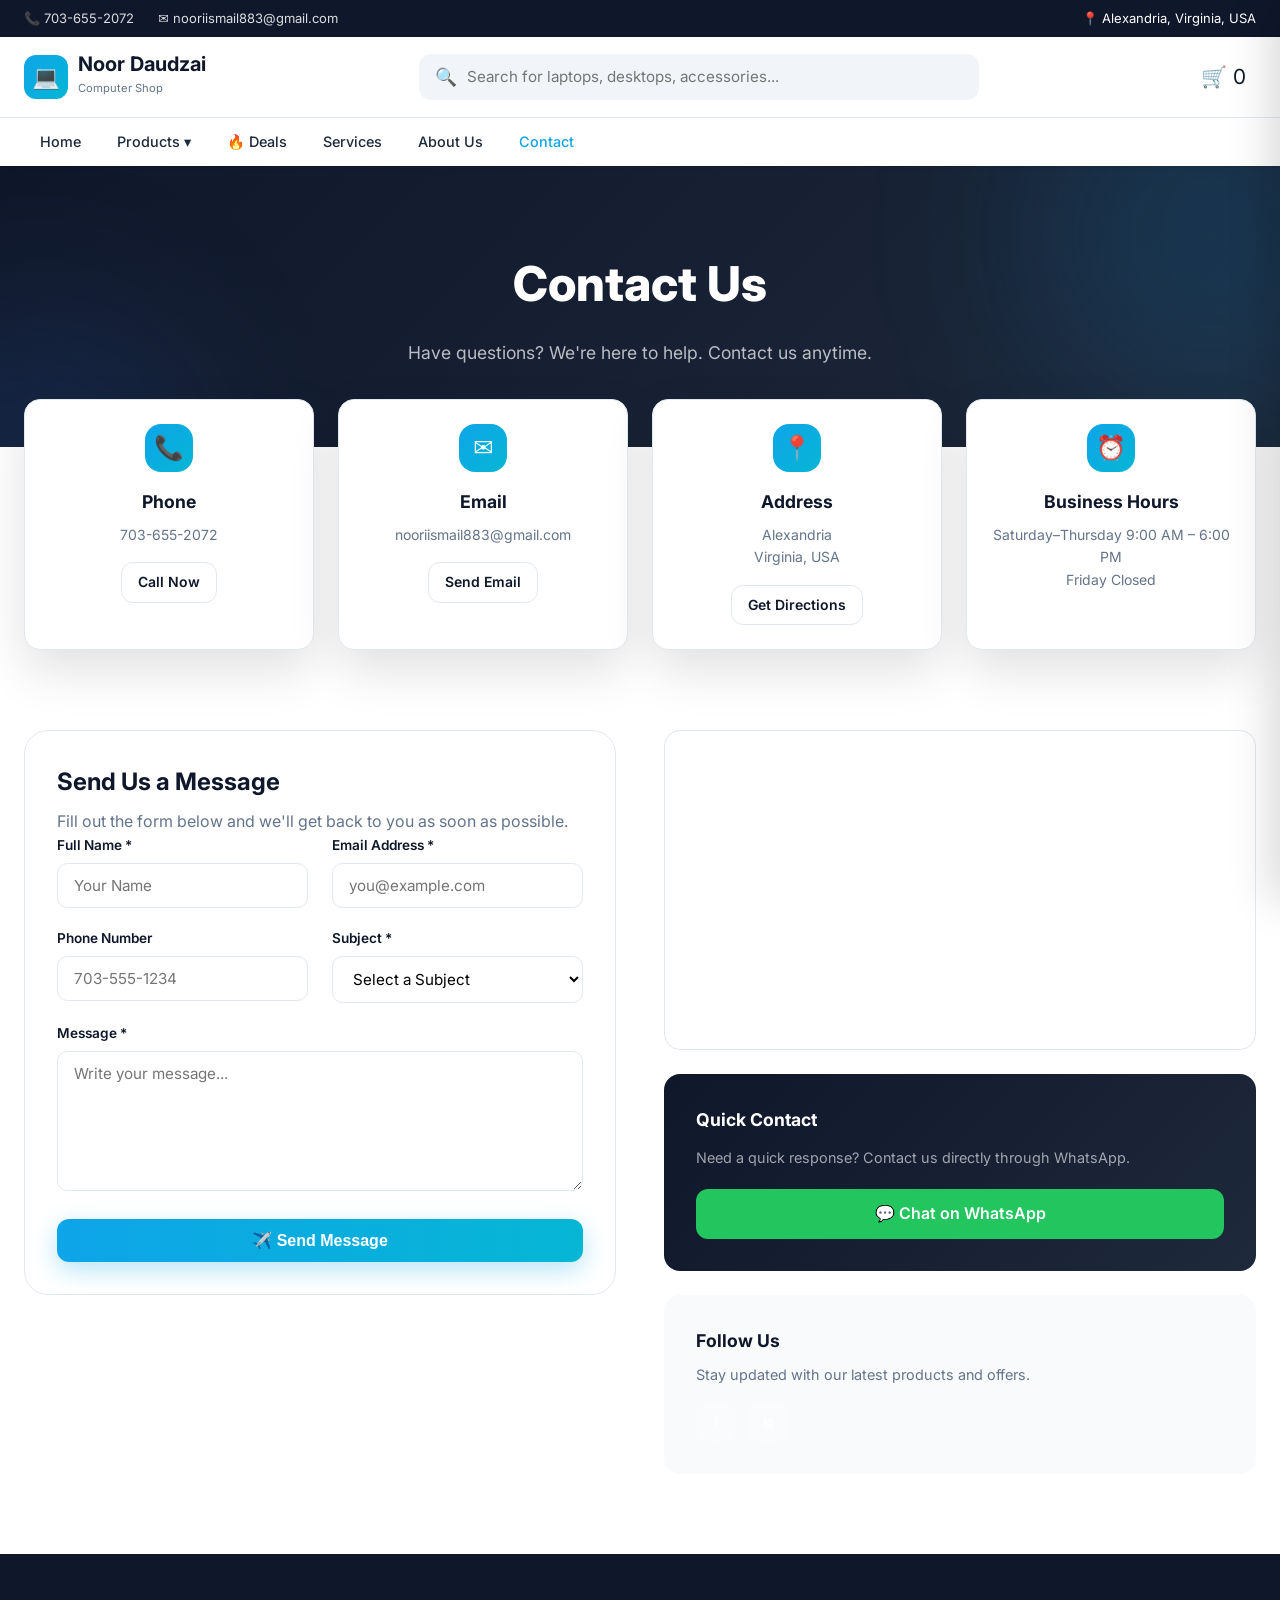
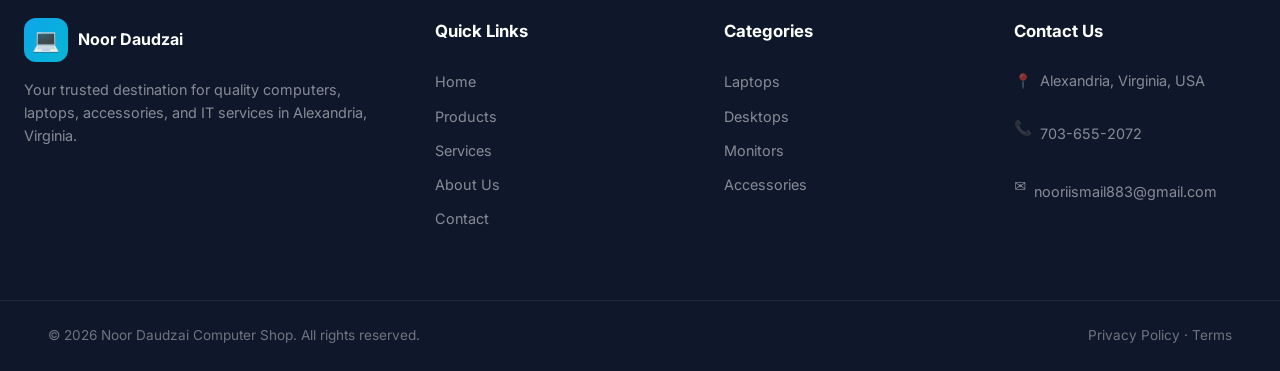
<file: contact.html>
<!DOCTYPE html>
<html lang="en">
<head>
  <meta charset="UTF-8">
  <meta name="viewport" content="width=device-width, initial-scale=1.0">
  <title>Contact | Noor Daudzai Computer Shop</title>

  <meta name="description" content="Contact Noor Daudzai Computer Shop">

  <link rel="preconnect" href="https://fonts.googleapis.com">
  <link href="https://fonts.googleapis.com/css2?family=Inter:wght@400;500;600;700;800&display=swap" rel="stylesheet">
  <link rel="stylesheet" href="style.css">
</head>

<body>

<!-- ================= TOP BAR ================= -->

<div class="topbar">
  <div class="container topbar-inner">

    <div class="topbar-left">

      <a href="tel:7036552072">
        📞 703-655-2072
      </a>

      <a href="mailto:nooriismail883@gmail.com">
        ✉️ nooriismail883@gmail.com
      </a>

    </div>

    <div class="topbar-right">
      📍 Alexandria, Virginia, USA
    </div>

  </div>
</div>

<!-- ================= HEADER ================= -->

<header class="header">

<div class="container header-inner">

<a href="index.html" class="logo">

<span class="logo-icon">💻</span>

<span class="logo-text">

<strong>Noor Daudzai</strong>

<small>Computer Shop</small>

</span>

</a>

<form class="search"
onsubmit="event.preventDefault();window.location.href='products.html?search='+encodeURIComponent(this.q.value);">

<input
type="text"
name="q"
placeholder="Search for laptops, desktops, accessories...">

<button type="submit">
🔍
</button>

</form>

<nav class="header-actions">

<a href="#"
class="cart-btn"
onclick="event.preventDefault();openCart()">

🛒
<span id="cartCount">0</span>

</a>

</nav>

<button class="menu-toggle"
onclick="toggleMenu()">

☰

</button>

</div>

<nav id="nav" class="nav">

<div class="container nav-inner">

<a href="index.html">
Home
</a>

<div class="dropdown">

<a href="products.html">

Products ▾

</a>

<div class="dropdown-menu">

<a href="products.html?category=laptops">
Laptops
</a>

<a href="products.html?category=desktops">
Desktops
</a>

<a href="products.html?category=graphics_cards">
Graphics Cards
</a>

<a href="products.html?category=processors">
Processors
</a>

<a href="products.html?category=memory">
Memory
</a>

<a href="products.html?category=storage">
Storage
</a>

<a href="products.html?category=monitors">
Monitors
</a>

<a href="products.html?category=peripherals">
Peripherals
</a>

</div>

</div>

<a href="products.html?deals=true">
🔥 Deals
</a>

<a href="services.html">
Services
</a>

<a href="about.html">
About Us
</a>

<a href="contact.html" class="active">
Contact
</a>

</div>

</nav>

</header>

<!-- ================= HERO ================= -->

<section class="page-hero page-hero-dark">

<div class="hero-bg">

<div class="blob blob1"></div>

<div class="blob blob2"></div>

</div>

<div class="container page-hero-content">

<h1>

Contact Us

</h1>

<p>

Have questions?

We're here to help.

Contact us anytime.

</p>

</div>

</section>

<!-- ================= CONTACT CARDS ================= -->

<section class="section" style="padding-top:0;margin-top:-48px;">

<div class="container">

<div class="contact-cards">

<div class="contact-card">

<div class="contact-icon">

📞

</div>

<h3>

Phone

</h3>

<p>

703-655-2072

</p>

<a href="tel:7036552072"
class="btn btn-outline btn-sm">

Call Now

</a>

</div>

<div class="contact-card">

<div class="contact-icon">

✉️

</div>

<h3>

Email

</h3>

<p>

nooriismail883@gmail.com

</p>

<a href="mailto:nooriismail883@gmail.com"
class="btn btn-outline btn-sm">

Send Email

</a>

</div>

<div class="contact-card">

<div class="contact-icon">

📍

</div>

<h3>

Address

</h3>

<p>

Alexandria

</p>

<p>

Virginia, USA

</p>

<a href="#map"
class="btn btn-outline btn-sm">

Get Directions

</a>

</div>

<div class="contact-card">

<div class="contact-icon">

⏰

</div>

<h3>

Business Hours

</h3>

<p>

Saturday–Thursday

9:00 AM – 6:00 PM

</p>

<p>

Friday Closed

</p>

</div>

</div>

</div>

</section>
<!-- ================= CONTACT FORM ================= -->

<section class="section" style="padding-top:0;">

<div class="container contact-layout">

<div class="contact-form-wrap">

<h2>Send Us a Message</h2>

<p class="muted">
Fill out the form below and we'll get back to you as soon as possible.
</p>

<form action="https://formsubmit.co/nooriismail883@gmail.com" method="POST">

<!-- FormSubmit Settings -->

<input type="hidden" name="_subject" value="New Contact Form Submission">

<input type="hidden" name="_captcha" value="false">

<input type="hidden" name="_template" value="table">

<input type="hidden" name="_next" value="thankyou.html">

<div class="form-row">

<div class="form-group">

<label for="name">Full Name *</label>

<input
type="text"
id="name"
name="Name"
placeholder="Your Name"
required>

</div>

<div class="form-group">

<label for="email">Email Address *</label>

<input
type="email"
id="email"
name="Email"
placeholder="you@example.com"
required>

</div>

</div>

<div class="form-row">

<div class="form-group">

<label for="phone">Phone Number</label>

<input
type="text"
id="phone"
name="Phone"
placeholder="703-555-1234">

</div>

<div class="form-group">

<label for="subject">Subject *</label>

<select
id="subject"
name="Subject"
required>

<option value="">Select a Subject</option>

<option>General Inquiry</option>

<option>Product Question</option>

<option>Technical Support</option>

<option>Service Request</option>

<option>Order Status</option>

<option>Other</option>

</select>

</div>

</div>

<div class="form-group">

<label for="message">Message *</label>

<textarea
id="message"
name="Message"
rows="6"
placeholder="Write your message..."
required></textarea>

</div>

<button
type="submit"
class="btn btn-primary btn-block">

✈️ Send Message

</button>

</form>

</div><!-- ================= RIGHT SIDE CONTACT ================= -->

<div class="contact-side">

<!-- Google Map -->

<div class="contact-map" id="map">

<iframe
src="https://www.google.com/maps?q=Alexandria,Virginia,USA&output=embed"
width="100%"
height="100%"
style="border:0;"
allowfullscreen=""
loading="lazy"
title="Alexandria Virginia Location">
</iframe>

</div>


<!-- Quick Contact -->

<div class="contact-quick">

<h3>

Quick Contact

</h3>

<p>

Need a quick response?
Contact us directly through WhatsApp.

</p>


<a href="https://wa.me/17036552072"
target="_blank"
class="btn btn-green btn-block">

💬 Chat on WhatsApp

</a>

</div>


<!-- Social Media -->

<div class="contact-social">

<h3>

Follow Us

</h3>


<p>

Stay updated with our latest products and offers.

</p>


<div class="social-icons">

<a href="#"
class="soc soc-fb">

f

</a>


<a href="#"
class="soc soc-ig">

ig

</a>


</div>


</div>


</div>


</div>

</section>


<!-- ================= FOOTER ================= -->

<footer class="footer">

<div class="container footer-grid">


<div>

<div class="logo logo-light">

<span class="logo-icon">
💻
</span>

<strong>
Noor Daudzai
</strong>

</div>


<p>

Your trusted destination for quality computers,
laptops, accessories, and IT services in Alexandria, Virginia.

</p>


</div>


<div>

<h4>

Quick Links

</h4>

<a href="index.html">
Home
</a>

<a href="products.html">
Products
</a>

<a href="services.html">
Services
</a>

<a href="about.html">
About Us
</a>

<a href="contact.html">
Contact
</a>


</div>


<div>

<h4>

Categories

</h4>


<a href="products.html?category=laptops">
Laptops
</a>


<a href="products.html?category=desktops">
Desktops
</a>


<a href="products.html?category=monitors">
Monitors
</a>


<a href="products.html?category=peripherals">
Accessories
</a>


</div><div>

<h4>
Contact Us
</h4>


<p class="fc-item">

<span>
📍
</span>

Alexandria, Virginia, USA

</p>


<p class="fc-item">

<span>
📞
</span>

<a href="tel:7036552072">

703-655-2072

</a>

</p>


<p class="fc-item">

<span>
✉️
</span>

<a href="mailto:nooriismail883@gmail.com">

nooriismail883@gmail.com

</a>

</p>


</div>


</div>


<!-- Footer Bottom -->

<div class="footer-bottom">

<div class="container">


<span>

© 2026 Noor Daudzai Computer Shop.
All rights reserved.

</span>


<span>

<a href="#">

Privacy Policy

</a>

·

<a href="#">

Terms

</a>

</span>


</div>

</div>


</footer>



<!-- ================= CART DRAWER ================= -->


<div class="cart-overlay"
id="cartOverlay"
onclick="closeCart()">

</div>


<aside class="cart-drawer"
id="cartDrawer">


<div class="cart-drawer-head">

<h3>

🛒 Shopping Cart

</h3>


<button onclick="closeCart()">

✕

</button>


</div>



<div class="cart-drawer-body"
id="cartItems">

</div>



<div class="cart-drawer-foot"
id="cartFoot">

</div>


</aside>



<!-- ================= SCRIPTS ================= -->


<script src="script.js"></script>


</body>

</html>
</file>
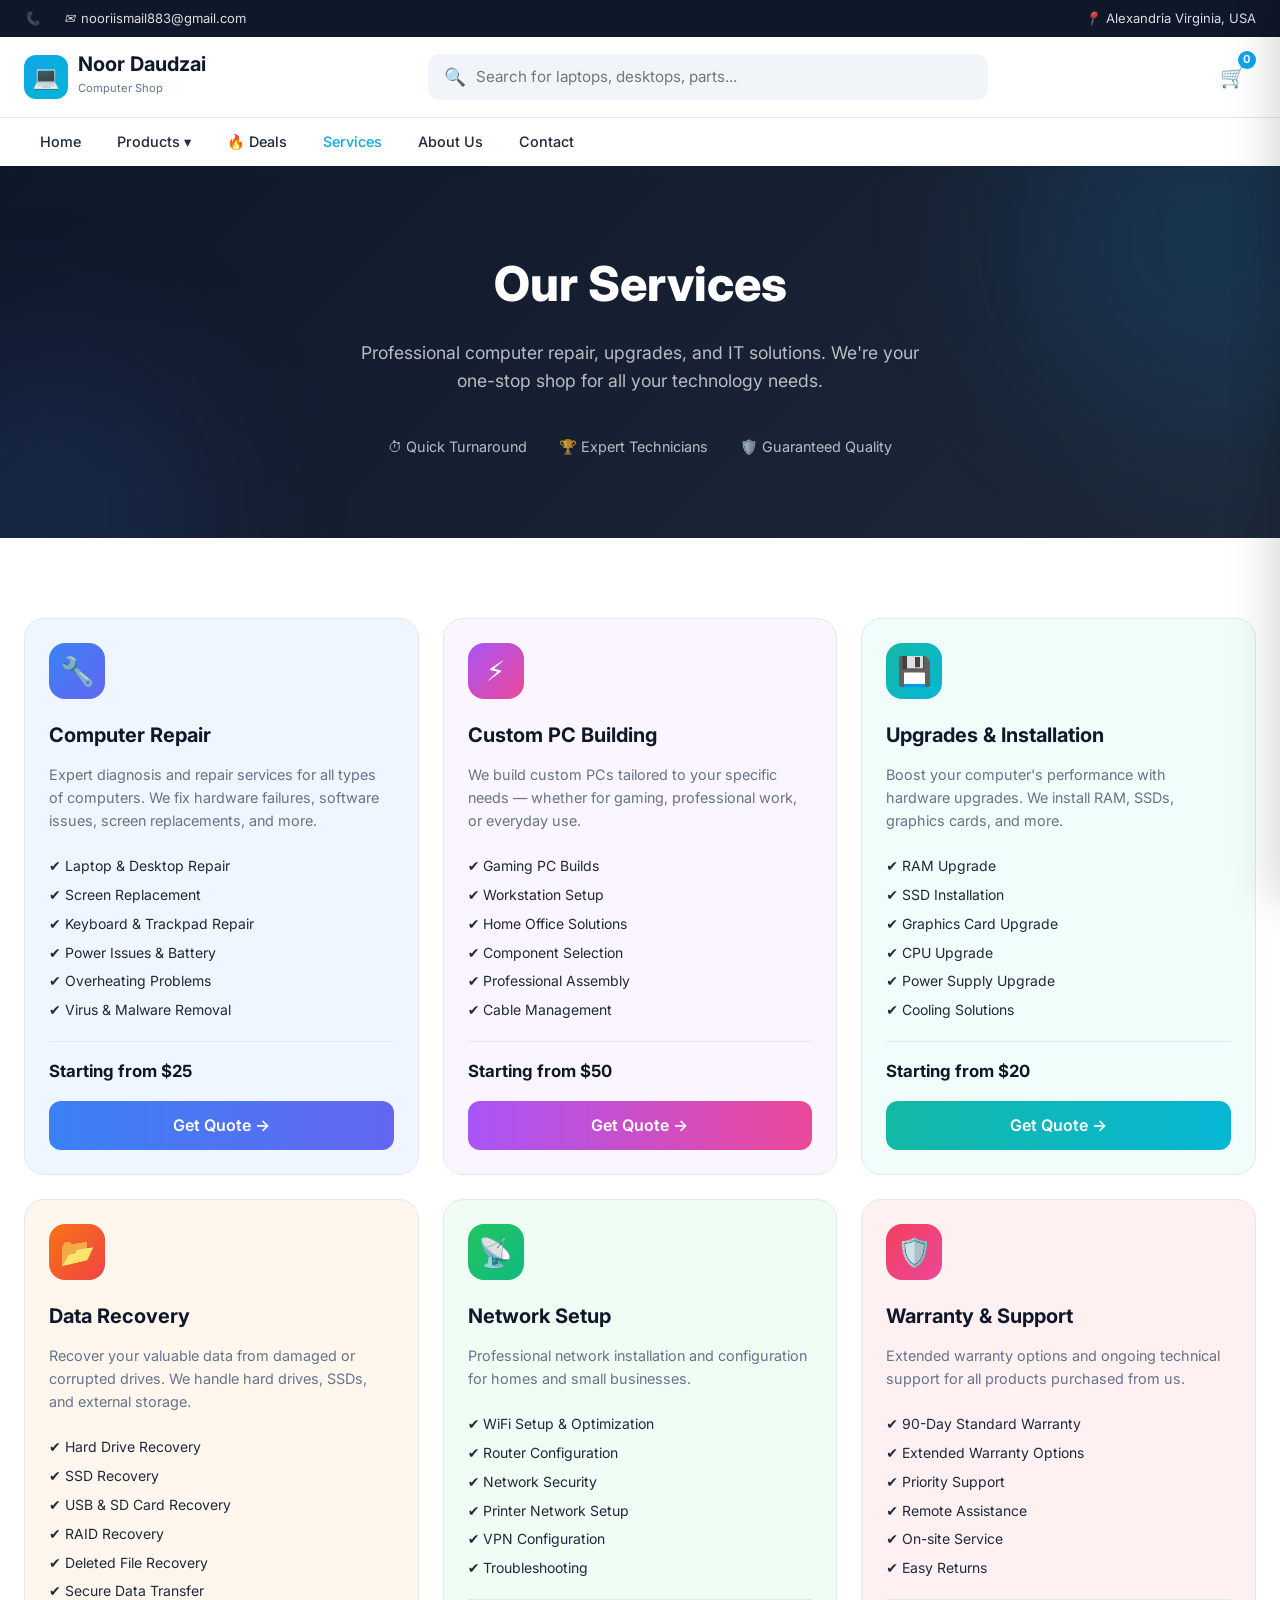
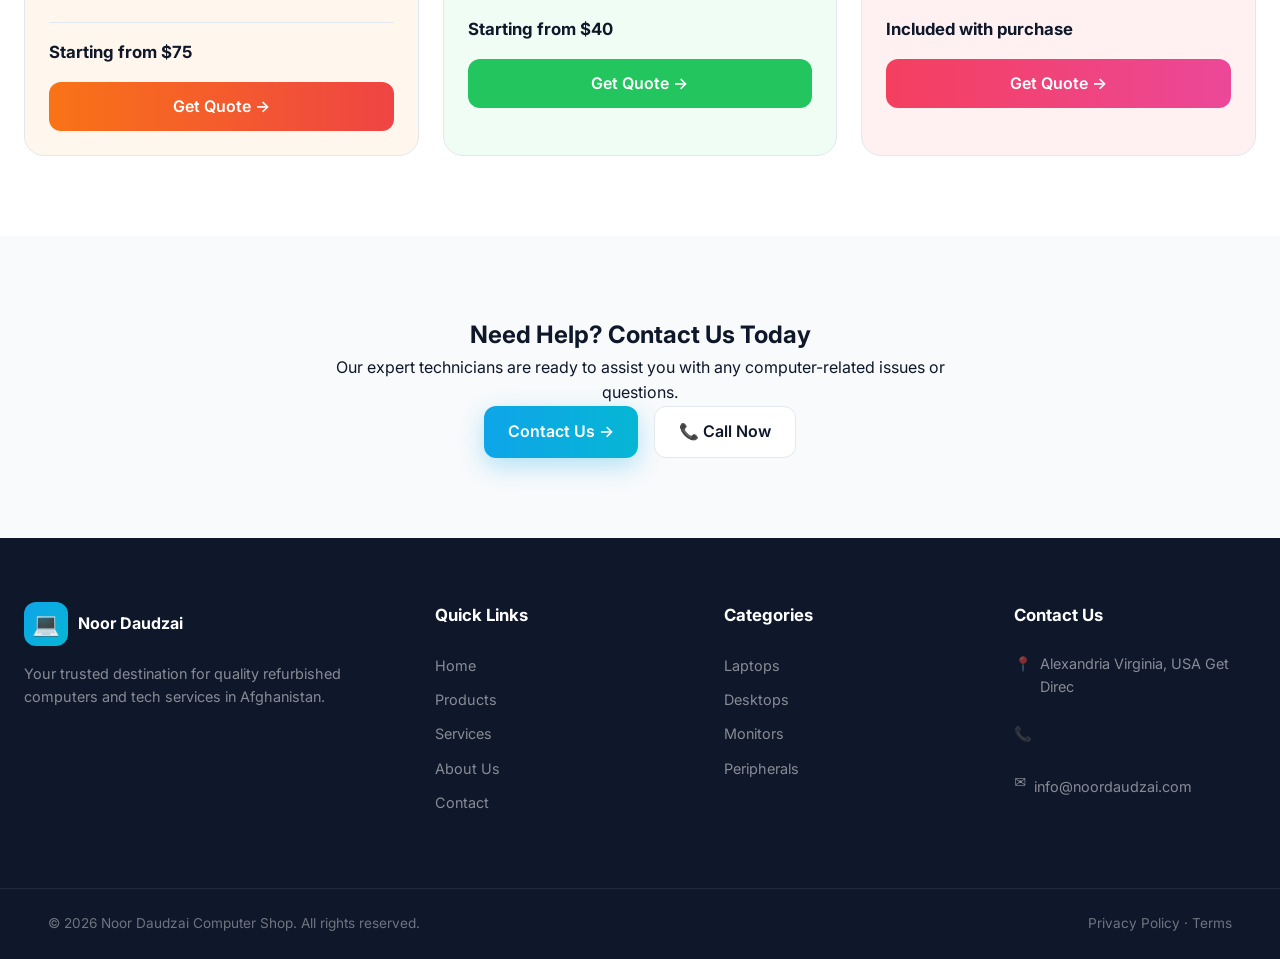
<file: services.html>
<!DOCTYPE html>
<html lang="en">
<head>
  <meta charset="UTF-8" />
  <meta name="viewport" content="width=device-width, initial-scale=1.0" />
  <title>Services | Noor Daudzai Computer Shop</title>
  <meta name="description" content="Professional computer repair, upgrades, custom builds, data recovery, and IT services in Kabul." />
  <link rel="preconnect" href="https://fonts.googleapis.com" />
  <link href="https://fonts.googleapis.com/css2?family=Inter:wght@400;500;600;700;800;900&display=swap" rel="stylesheet" />
  <link rel="stylesheet" href="style.css" />
</head>
<body>
  <!-- Top bar -->
  <div class="topbar">
    <div class="container topbar-inner">
      <div class="topbar-left">
        <a href="tel:703-655-2072"><i>📞</i> </a>
        <a href="mailto:"><i>✉️</i> nooriismail883@gmail.com</a>
      </div>
      <div class="topbar-right"><span><i>📍</i>Alexandria

Virginia, USA</span></div>
    </div>
  </div>

  <!-- Header -->
  <header class="header">
    <div class="container header-inner">
      <a href="index.html" class="logo">
        <span class="logo-icon">💻</span>
        <span class="logo-text"><strong>Noor Daudzai</strong><small>Computer Shop</small></span>
      </a>
      <form class="search" onsubmit="event.preventDefault();window.location.href='products.html?search='+encodeURIComponent(this.q.value);">
        <input type="text" name="q" placeholder="Search for laptops, desktops, parts..." />
        <button type="submit">🔍</button>
      </form>
      <nav class="header-actions">
        <a href="#" class="cart-btn" onclick="event.preventDefault();openCart()">🛒 <span class="cart-count" id="cartCount">0</span></a>
      </nav>
      <button class="menu-toggle" onclick="toggleMenu()">☰</button>
    </div>
    <nav class="nav" id="nav">
      <div class="container nav-inner">
        <a href="index.html">Home</a>
        <div class="dropdown">
          <a href="products.html">Products ▾</a>
          <div class="dropdown-menu">
            <a href="products.html?category=laptops">Laptops</a><a href="products.html?category=desktops">Desktops</a><a href="products.html?category=graphics_cards">Graphics Cards</a><a href="products.html?category=processors">Processors</a><a href="products.html?category=memory">Memory</a><a href="products.html?category=storage">Storage</a><a href="products.html?category=monitors">Monitors</a><a href="products.html?category=peripherals">Peripherals</a>
          </div>
        </div>
        <a href="products.html?deals=true">🔥 Deals</a>
        <a href="services.html" class="active">Services</a>
        <a href="about.html">About Us</a>
        <a href="contact.html">Contact</a>
      </div>
    </nav>
  </header>

  <!-- Hero -->
  <section class="page-hero page-hero-dark">
    <div class="hero-bg"><div class="blob blob1"></div><div class="blob blob2"></div></div>
    <div class="container page-hero-content">
      <h1>Our Services</h1>
      <p>Professional computer repair, upgrades, and IT solutions. We're your one-stop shop for all your technology needs.</p>
      <div class="hero-trust">
        <span>⏱ Quick Turnaround</span><span>🏆 Expert Technicians</span><span>🛡️ Guaranteed Quality</span>
      </div>
    </div>
  </section>

  <!-- Services grid -->
  <section class="section">
    <div class="container">
      <div class="services-grid services-grid-wide">
        <div class="service-card bg-blue">
          <div class="service-icon">🔧</div>
          <h3>Computer Repair</h3>
          <p>Expert diagnosis and repair services for all types of computers. We fix hardware failures, software issues, screen replacements, and more.</p>
          <ul class="feat-list"><li>✔ Laptop & Desktop Repair</li><li>✔ Screen Replacement</li><li>✔ Keyboard & Trackpad Repair</li><li>✔ Power Issues & Battery</li><li>✔ Overheating Problems</li><li>✔ Virus & Malware Removal</li></ul>
          <div class="service-price">Starting from $25</div>
          <a href="contact.html" class="btn btn-blue btn-block">Get Quote →</a>
        </div>
        <div class="service-card bg-purple">
          <div class="service-icon">⚡</div>
          <h3>Custom PC Building</h3>
          <p>We build custom PCs tailored to your specific needs — whether for gaming, professional work, or everyday use.</p>
          <ul class="feat-list"><li>✔ Gaming PC Builds</li><li>✔ Workstation Setup</li><li>✔ Home Office Solutions</li><li>✔ Component Selection</li><li>✔ Professional Assembly</li><li>✔ Cable Management</li></ul>
          <div class="service-price">Starting from $50</div>
          <a href="contact.html" class="btn btn-purple btn-block">Get Quote →</a>
        </div>
        <div class="service-card bg-teal">
          <div class="service-icon">💾</div>
          <h3>Upgrades & Installation</h3>
          <p>Boost your computer's performance with hardware upgrades. We install RAM, SSDs, graphics cards, and more.</p>
          <ul class="feat-list"><li>✔ RAM Upgrade</li><li>✔ SSD Installation</li><li>✔ Graphics Card Upgrade</li><li>✔ CPU Upgrade</li><li>✔ Power Supply Upgrade</li><li>✔ Cooling Solutions</li></ul>
          <div class="service-price">Starting from $20</div>
          <a href="contact.html" class="btn btn-teal btn-block">Get Quote →</a>
        </div>
        <div class="service-card bg-orange">
          <div class="service-icon">📂</div>
          <h3>Data Recovery</h3>
          <p>Recover your valuable data from damaged or corrupted drives. We handle hard drives, SSDs, and external storage.</p>
          <ul class="feat-list"><li>✔ Hard Drive Recovery</li><li>✔ SSD Recovery</li><li>✔ USB & SD Card Recovery</li><li>✔ RAID Recovery</li><li>✔ Deleted File Recovery</li><li>✔ Secure Data Transfer</li></ul>
          <div class="service-price">Starting from $75</div>
          <a href="contact.html" class="btn btn-orange btn-block">Get Quote →</a>
        </div>
        <div class="service-card bg-green">
          <div class="service-icon">📡</div>
          <h3>Network Setup</h3>
          <p>Professional network installation and configuration for homes and small businesses.</p>
          <ul class="feat-list"><li>✔ WiFi Setup & Optimization</li><li>✔ Router Configuration</li><li>✔ Network Security</li><li>✔ Printer Network Setup</li><li>✔ VPN Configuration</li><li>✔ Troubleshooting</li></ul>
          <div class="service-price">Starting from $40</div>
          <a href="contact.html" class="btn btn-green btn-block">Get Quote →</a>
        </div>
        <div class="service-card bg-rose">
          <div class="service-icon">🛡️</div>
          <h3>Warranty & Support</h3>
          <p>Extended warranty options and ongoing technical support for all products purchased from us.</p>
          <ul class="feat-list"><li>✔ 90-Day Standard Warranty</li><li>✔ Extended Warranty Options</li><li>✔ Priority Support</li><li>✔ Remote Assistance</li><li>✔ On-site Service</li><li>✔ Easy Returns</li></ul>
          <div class="service-price">Included with purchase</div>
          <a href="contact.html" class="btn btn-rose btn-block">Get Quote →</a>
        </div>
      </div>
    </div>
  </section>

  <!-- CTA -->
  <section class="section section-alt">
    <div class="container center-content">
      <h2>Need Help? Contact Us Today</h2>
      <p>Our expert technicians are ready to assist you with any computer-related issues or questions.</p>
      <div class="hero-btns center">
        <a href="contact.html" class="btn btn-primary">Contact Us →</a>
        <a href="tel:+93700123456" class="btn btn-outline">📞 Call Now</a>
      </div>
    </div>
  </section>

  <!-- Footer -->
  <footer class="footer">
    <div class="container footer-grid">
      <div><div class="logo logo-light"><span class="logo-icon">💻</span><strong>Noor Daudzai</strong></div><p>Your trusted destination for quality refurbished computers and tech services in Afghanistan.</p></div>
      <div><h4>Quick Links</h4><a href="index.html">Home</a><a href="products.html">Products</a><a href="services.html">Services</a><a href="about.html">About Us</a><a href="contact.html">Contact</a></div>
      <div><h4>Categories</h4><a href="products.html?category=laptops">Laptops</a><a href="products.html?category=desktops">Desktops</a><a href="products.html?category=monitors">Monitors</a><a href="products.html?category=peripherals">Peripherals</a></div>
      <div><h4>Contact Us</h4><p class="fc-item"><span>📍</span> Alexandria
Virginia, USA
Get Direc</p><p class="fc-item"><span>📞</span> <a href="tel:7036552072"></a></p><p class="fc-item"><span>✉️</span> <a href="mailto:info@noordaudzai.com">info@noordaudzai.com</a></p></div>
    </div>
    <div class="footer-bottom"><div class="container"><span>© 2026 Noor Daudzai Computer Shop. All rights reserved.</span><span><a href="#">Privacy Policy</a> · <a href="#">Terms</a></span></div></div>
  </footer>

  <!-- Cart Drawer -->
  <div class="cart-overlay" id="cartOverlay" onclick="closeCart()"></div>
  <aside class="cart-drawer" id="cartDrawer">
    <div class="cart-drawer-head"><h3>🛒 Shopping Cart</h3><button onclick="closeCart()">✕</button></div>
    <div class="cart-drawer-body" id="cartItems"></div>
    <div class="cart-drawer-foot" id="cartFoot"></div>
  </aside>

  <script src="script.js"></script>
</body>
</html>
</file>
<file: style.css>
/* ===== Base ===== */
*, *::before, *::after { box-sizing: border-box; margin: 0; padding: 0; }
:root {
  --navy: #0f172a;
  --navy-2: #1e293b;
  --slate: #64748b;
  --slate-light: #f1f5f9;
  --slate-100: #f8fafc;
  --teal: #0ea5e9;
  --teal-dark: #0891b2;
  --cyan: #06b6d4;
  --orange: #f97316;
  --red: #ef4444;
  --green: #22c55e;
  --border: #e2e8f0;
  --radius: 1rem;
  --shadow-sm: 0 1px 3px rgba(0,0,0,.08);
  --shadow: 0 4px 20px rgba(0,0,0,.08);
  --shadow-lg: 0 20px 50px rgba(0,0,0,.12);
  --maxw: 1280px;
}
html { scroll-behavior: smooth; }
body { font-family: 'Inter', system-ui, sans-serif; color: var(--navy); background: #fff; line-height: 1.6; }
img { max-width: 100%; display: block; }
a { color: inherit; text-decoration: none; }
ul { list-style: none; }
.container { max-width: var(--maxw); margin: 0 auto; padding: 0 1.5rem; }
.gradient-text { background: linear-gradient(90deg, var(--teal), var(--cyan), #3b82f6); -webkit-background-clip: text; background-clip: text; color: transparent; }
.muted { color: var(--slate); }
.center-content { text-align: center; max-width: 720px; margin: 0 auto; }
.center-content.light, .section-head.light { color: #fff; }
.center-content.light p { color: rgba(255,255,255,.85); }

/* ===== Buttons ===== */
.btn { display: inline-flex; align-items: center; justify-content: center; gap: .5rem; padding: .75rem 1.5rem; border-radius: .75rem; font-weight: 600; font-size: 1rem; cursor: pointer; border: none; transition: all .25s ease; white-space: nowrap; }
.btn-primary { background: linear-gradient(90deg, var(--teal), var(--cyan)); color: #fff; box-shadow: 0 8px 24px rgba(14,165,233,.3); }
.btn-primary:hover { transform: translateY(-2px); box-shadow: 0 12px 28px rgba(14,165,233,.4); }
.btn-ghost { background: transparent; color: #fff; border: 1px solid rgba(255,255,255,.25); }
.btn-ghost:hover { background: rgba(255,255,255,.1); }
.btn-outline { background: #fff; color: var(--navy); border: 1px solid var(--border); }
.btn-outline:hover { background: var(--slate-100); border-color: var(--slate); }
.btn-dark { background: var(--navy); color: #fff; }
.btn-dark:hover { background: var(--navy-2); }
.btn-white { background: #fff; color: var(--teal); }
.btn-white:hover { background: rgba(255,255,255,.9); }
.btn-outline-light { background: transparent; color: #fff; border: 1px solid rgba(255,255,255,.4); }
.btn-outline-light:hover { background: rgba(255,255,255,.1); }
.btn-green { background: var(--green); color: #fff; }
.btn-block { width: 100%; }
.btn-sm { padding: .5rem 1rem; font-size: .875rem; }
.btn-blue { background: linear-gradient(90deg,#3b82f6,#6366f1); color:#fff; }
.btn-purple { background: linear-gradient(90deg,#a855f7,#ec4899); color:#fff; }
.btn-teal { background: linear-gradient(90deg,#14b8a6,#06b6d4); color:#fff; }
.btn-orange { background: linear-gradient(90deg,#f97316,#ef4444); color:#fff; }
.btn-rose { background: linear-gradient(90deg,#f43f5e,#ec4899); color:#fff; }

/* ===== Top bar ===== */
.topbar { background: var(--navy); color: #fff; font-size: .8125rem; padding: .5rem 0; }
.topbar-inner { display: flex; justify-content: space-between; align-items: center; }
.topbar-left { display: flex; gap: 1.5rem; }
.topbar-left a, .topbar-right span { display: inline-flex; align-items: center; gap: .4rem; opacity: .85; }
.topbar-left a:hover { color: var(--teal); opacity: 1; }
.topbar-right { display: flex; align-items: center; gap: 1rem; }
.socials { display: flex; gap: .5rem; padding-left: 1rem; border-left: 1px solid rgba(255,255,255,.15); margin-left: .5rem; }
.socials a { width: 26px; height: 26px; display: inline-flex; align-items: center; justify-content: center; border-radius: 6px; background: rgba(255,255,255,.1); font-size: .7rem; font-weight: 700; }
.socials a:hover { background: var(--teal); }

/* ===== Header ===== */
.header { background: #fff; box-shadow: var(--shadow-sm); position: sticky; top: 0; z-index: 100; }
.header-inner { display: flex; align-items: center; justify-content: space-between; height: 80px; gap: 1.5rem; }
.logo { display: flex; align-items: center; gap: .6rem; }
.logo-icon { width: 44px; height: 44px; background: linear-gradient(135deg, var(--teal), var(--cyan)); border-radius: 12px; display: flex; align-items: center; justify-content: center; font-size: 1.4rem; }
.logo-text strong { font-size: 1.25rem; color: var(--navy); display: block; line-height: 1; }
.logo-text small { color: var(--slate); font-size: .7rem; }
.logo-light strong { color: #fff; }
.search { flex: 1; max-width: 560px; position: relative; }
.search input { width: 100%; padding: .85rem 1rem .85rem 3rem; border: none; background: var(--slate-light); border-radius: .75rem; font-size: .95rem; font-family: inherit; }
.search input:focus { outline: none; background: #fff; box-shadow: 0 0 0 2px var(--teal); }
.search button { position: absolute; left: 1rem; top: 50%; transform: translateY(-50%); background: none; border: none; cursor: pointer; font-size: 1.1rem; }
.header-actions { display: flex; align-items: center; gap: .5rem; }
.cart-btn { position: relative; padding: .6rem; font-size: 1.3rem; }
.cart-count { position: absolute; top: 0; right: 0; background: var(--teal); color: #fff; font-size: .7rem; min-width: 18px; height: 18px; border-radius: 9px; display: inline-flex; align-items: center; justify-content: center; padding: 0 4px; font-weight: 700; }
.menu-toggle { display: none; background: none; border: none; font-size: 1.5rem; cursor: pointer; }

/* ===== Nav ===== */
.nav { border-top: 1px solid var(--border); }
.nav-inner { display: flex; align-items: center; height: 48px; gap: .25rem; }
.nav-inner > a, .nav-inner .dropdown > a { padding: .5rem 1rem; font-size: .9rem; font-weight: 500; color: var(--navy-2); border-radius: .5rem; transition: color .2s; }
.nav-inner > a:hover, .nav-inner .dropdown > a:hover, .nav-inner .active { color: var(--teal); }
.nav-inner a.active { color: var(--teal); }
.dropdown { position: relative; }
.dropdown-menu { position: absolute; top: 100%; left: 0; background: #fff; border: 1px solid var(--border); border-radius: .75rem; box-shadow: var(--shadow-lg); min-width: 220px; padding: .5rem; display: none; z-index: 50; }
.dropdown:hover .dropdown-menu { display: block; }
.dropdown-menu a { display: block; padding: .55rem .75rem; border-radius: .5rem; font-size: .9rem; color: var(--navy-2); }
.dropdown-menu a:hover { background: var(--slate-100); color: var(--teal); }

/* ===== Hero ===== */
.hero { position: relative; background: linear-gradient(135deg, var(--navy), var(--navy-2), var(--navy)); color: #fff; overflow: hidden; padding: 5rem 0 7rem; }
.hero-bg { position: absolute; inset: 0; overflow: hidden; }
.blob { position: absolute; border-radius: 50%; filter: blur(80px); animation: pulse 6s ease-in-out infinite; }
.blob1 { top: -120px; right: -120px; width: 380px; height: 380px; background: rgba(14,165,233,.12); }
.blob2 { top: 50%; left: -120px; width: 320px; height: 320px; background: rgba(59,130,246,.12); animation-delay: 1s; }
.blob3 { bottom: 0; right: 25%; width: 260px; height: 260px; background: rgba(249,115,22,.12); animation-delay: .5s; }
@keyframes pulse { 0%,100% { opacity: .6; } 50% { opacity: 1; } }
.hero-grid { position: relative; display: grid; grid-template-columns: 1fr 1fr; gap: 3rem; align-items: center; }
.badge-pill { display: inline-flex; align-items: center; gap: .5rem; background: rgba(14,165,233,.1); border: 1px solid rgba(14,165,233,.2); border-radius: 999px; padding: .4rem .9rem; font-size: .8125rem; font-weight: 500; color: var(--teal); margin-bottom: 1.5rem; }
.pulse { width: 8px; height: 8px; border-radius: 50%; background: var(--teal); position: relative; }
.pulse::after { content: ''; position: absolute; inset: -4px; border-radius: 50%; background: var(--teal); opacity: .5; animation: ping 1.5s infinite; }
@keyframes ping { 0% { transform: scale(1); opacity: .5; } 100% { transform: scale(2.5); opacity: 0; } }
.hero h1 { font-size: 3.5rem; font-weight: 800; line-height: 1.1; margin-bottom: 1.5rem; }
.hero p { font-size: 1.125rem; color: rgba(255,255,255,.7); margin-bottom: 2rem; max-width: 540px; }
.hero-btns { display: flex; flex-wrap: wrap; gap: 1rem; }
.hero-btns.center { justify-content: center; }
.hero-trust { display: flex; flex-wrap: wrap; gap: 1.5rem; margin-top: 2.5rem; color: rgba(255,255,255,.6); font-size: .9rem; }
.hero-visual { position: relative; }
.hero-card { position: relative; background: linear-gradient(135deg, var(--navy-2), var(--navy)); border-radius: 1.5rem; padding: 2rem; border: 1px solid rgba(255,255,255,.08); box-shadow: var(--shadow-lg); }
.hero-card img { border-radius: 1rem; width: 100%; height: 280px; object-fit: cover; }
.hero-tag { position: absolute; top: 1rem; right: 1rem; background: var(--orange); color: #fff; padding: .35rem .8rem; border-radius: 999px; font-size: .85rem; font-weight: 700; }
.float-card { position: absolute; background: linear-gradient(135deg, var(--teal), var(--cyan)); border-radius: 1rem; padding: 1rem; font-size: 2rem; box-shadow: var(--shadow-lg); }
.float1 { top: -1.5rem; right: -1.5rem; animation: float 4s ease-in-out infinite; }
.float2 { bottom: -1.5rem; left: -1.5rem; background: linear-gradient(135deg, var(--orange), var(--red)); animation: float 5s ease-in-out infinite reverse; }
@keyframes float { 0%,100% { transform: translateY(0); } 50% { transform: translateY(-15px); } }
.wave { position: absolute; bottom: -1px; left: 0; right: 0; line-height: 0; }
.wave svg { width: 100%; height: 80px; }

/* ===== Sections ===== */
.section { padding: 5rem 0; }
.section-alt { background: var(--slate-100); }
.section-dark { background: linear-gradient(135deg, var(--navy), var(--navy-2), var(--navy)); color: #fff; position: relative; overflow: hidden; }
.section-dark .blob { opacity: .5; }
.section-head { text-align: center; margin-bottom: 3.5rem; }
.section-head h2 { font-size: 2.25rem; font-weight: 800; margin-bottom: 1rem; }
.section-head p { color: var(--slate); max-width: 560px; margin: 0 auto; font-size: 1.05rem; }
.section-head.light h2 { color: #fff; }
.section-head.light p { color: rgba(255,255,255,.7); }
.center-btn { text-align: center; margin-top: 2.5rem; }

/* ===== Pills ===== */
.pill { display: inline-flex; align-items: center; gap: .4rem; padding: .35rem .8rem; border-radius: 999px; font-size: .8125rem; font-weight: 600; }
.pill-teal { background: #ccfbf1; color: #0f766e; }
.pill-red { background: #fee2e2; color: #b91c1c; }
.pill-amber { background: #fef3c7; color: #b45309; }
.pill-light { background: rgba(255,255,255,.2); color: #fff; }

/* ===== Categories ===== */
.category-grid { display: grid; grid-template-columns: repeat(4, 1fr); gap: 1.5rem; }
.cat-card { position: relative; display: block; border-radius: 1rem; overflow: hidden; aspect-ratio: 1; cursor: pointer; }
.cat-card img { position: absolute; inset: 0; width: 100%; height: 100%; object-fit: cover; opacity: .8; transition: all .5s; }
.cat-card:hover img { opacity: 1; transform: scale(1.1); }
.cat-overlay { position: absolute; inset: 0; display: flex; flex-direction: column; align-items: center; justify-content: center; color: #fff; text-align: center; padding: 1rem; }
.cat-overlay::before { content: ''; position: absolute; inset: 0; background: linear-gradient(to top, var(--grad, var(--teal)) 0%, transparent 100%); opacity: .7; transition: opacity .3s; }
.cat-card:hover .cat-overlay::before { opacity: .85; }
.cat-overlay .cat-ico { font-size: 2.5rem; margin-bottom: .5rem; position: relative; z-index: 1; filter: drop-shadow(0 2px 6px rgba(0,0,0,.3)); }
.cat-overlay h3 { font-size: 1.15rem; font-weight: 700; position: relative; z-index: 1; filter: drop-shadow(0 2px 6px rgba(0,0,0,.3)); }
.cat-overlay span { font-size: .8rem; opacity: .9; position: relative; z-index: 1; margin-top: .25rem; }

/* ===== Deal banner ===== */
.deals-head { display: flex; justify-content: space-between; align-items: center; margin-bottom: 2.5rem; gap: 1rem; flex-wrap: wrap; }
.deal-pills { display: flex; gap: .5rem; margin-bottom: .75rem; }
.deal-banner { display: grid; grid-template-columns: 1fr 1fr; gap: 2rem; align-items: center; background: linear-gradient(135deg, var(--orange), var(--red), #ec4899); border-radius: 1.5rem; padding: 3rem; margin-bottom: 3rem; color: #fff; position: relative; overflow: hidden; }
.deal-banner-text h3 { font-size: 2rem; font-weight: 800; margin: 1rem 0; }
.deal-banner-text p { opacity: .9; margin-bottom: 1.5rem; font-size: 1.05rem; }
.deal-banner-img { text-align: center; }
.deal-banner-img img { border-radius: 1rem; box-shadow: var(--shadow-lg); max-height: 260px; width: 100%; object-fit: cover; }

/* ===== Product grid + card ===== */
.product-grid { display: grid; grid-template-columns: repeat(4, 1fr); gap: 1.5rem; }
.product-card { background: #fff; border: 1px solid var(--border); border-radius: 1rem; overflow: hidden; transition: all .3s; display: flex; flex-direction: column; }
.product-card:hover { box-shadow: var(--shadow-lg); border-color: var(--slate); transform: translateY(-4px); }
.pc-img { position: relative; aspect-ratio: 1; background: linear-gradient(135deg, var(--slate-100), var(--slate-light)); display: flex; align-items: center; justify-content: center; padding: 1rem; overflow: hidden; }
.pc-img img { max-width: 100%; max-height: 100%; object-fit: contain; transition: transform .5s; }
.product-card:hover .pc-img img { transform: scale(1.1); }
.pc-badge { position: absolute; top: .75rem; left: .75rem; display: flex; flex-direction: column; gap: .35rem; }
.pc-tag { background: var(--orange); color: #fff; font-size: .75rem; font-weight: 700; padding: .25rem .6rem; border-radius: 999px; }
.pc-tag.deal { background: var(--red); }
.pc-cond { position: absolute; top: .75rem; right: .75rem; font-size: .7rem; font-weight: 600; padding: .25rem .6rem; border-radius: 999px; color: #fff; }
.cond-new { background: var(--green); }
.cond-refurbished { background: #3b82f6; }
.cond-used { background: var(--orange); }
.pc-body { padding: 1.25rem; flex: 1; display: flex; flex-direction: column; }
.pc-brand { color: var(--teal); font-size: .8125rem; font-weight: 600; margin-bottom: .25rem; }
.pc-name { font-weight: 600; font-size: .95rem; margin-bottom: .5rem; line-height: 1.4; display: -webkit-box; -webkit-line-clamp: 2; -webkit-box-orient: vertical; overflow: hidden; min-height: 2.7em; color: var(--navy); }
.pc-name:hover { color: var(--teal); }
.pc-rating { display: flex; align-items: center; gap: .4rem; margin-bottom: .75rem; font-size: .8rem; color: var(--slate); }
.stars { color: #f59e0b; letter-spacing: 1px; }
.pc-price { display: flex; align-items: baseline; gap: .5rem; margin-bottom: .75rem; }
.pc-price .now { font-size: 1.4rem; font-weight: 800; color: var(--navy); }
.pc-price .was { font-size: .85rem; color: var(--slate); text-decoration: line-through; }
.pc-stock { font-size: .8rem; font-weight: 600; margin-bottom: .75rem; }
.in-stock { color: var(--green); }
.out-stock { color: var(--red); }
.pc-add { width: 100%; padding: .7rem; background: linear-gradient(135deg, var(--navy), var(--navy-2)); color: #fff; border: none; border-radius: .65rem; font-weight: 600; cursor: pointer; transition: all .25s; font-family: inherit; font-size: .9rem; display: flex; align-items: center; justify-content: center; gap: .4rem; }
.pc-add:hover { box-shadow: var(--shadow); }
.pc-add:disabled { opacity: .5; cursor: not-allowed; }
.pc-add.added { background: var(--green); }

/* ===== Services grid ===== */
.services-grid { display: grid; grid-template-columns: repeat(4, 1fr); gap: 1.5rem; }
.services-grid-wide { grid-template-columns: repeat(3, 1fr); }
.service-card { border-radius: 1.25rem; padding: 1.5rem; border: 1px solid var(--border); height: 100%; transition: all .3s; }
.service-card:hover { box-shadow: var(--shadow-lg); transform: translateY(-4px); }
.bg-blue { background: #eff6ff; }
.bg-purple { background: #faf5ff; }
.bg-teal { background: #f0fdfa; }
.bg-orange { background: #fff7ed; }
.bg-green { background: #f0fdf4; }
.bg-rose { background: #fff1f2; }
.service-icon { width: 56px; height: 56px; border-radius: 1rem; display: flex; align-items: center; justify-content: center; font-size: 1.75rem; margin-bottom: 1.25rem; color: #fff; }
.bg-blue .service-icon { background: linear-gradient(135deg, #3b82f6, #6366f1); }
.bg-purple .service-icon { background: linear-gradient(135deg, #a855f7, #ec4899); }
.bg-teal .service-icon { background: linear-gradient(135deg, #14b8a6, #06b6d4); }
.bg-orange .service-icon { background: linear-gradient(135deg, #f97316, #ef4444); }
.bg-green .service-icon { background: linear-gradient(135deg, #22c55e, #10b981); }
.bg-rose .service-icon { background: linear-gradient(135deg, #f43f5e, #ec4899); }
.service-card h3 { font-size: 1.25rem; font-weight: 700; margin-bottom: .75rem; }
.service-card p { color: var(--slate); font-size: .9rem; margin-bottom: 1.25rem; }
.service-card ul li { font-size: .875rem; color: var(--navy-2); padding: .2rem 0; }
.feat-list li { padding: .25rem 0; font-size: .875rem; color: var(--navy-2); }
.service-price { font-size: 1.05rem; font-weight: 700; padding-top: 1rem; margin-top: 1rem; border-top: 1px solid var(--border); margin-bottom: 1rem; }

/* ===== Why choose us ===== */
.why-grid { display: grid; grid-template-columns: repeat(3, 1fr); gap: 1.5rem; }
.why-card { background: rgba(255,255,255,.05); border: 1px solid rgba(255,255,255,.1); border-radius: 1rem; padding: 1.5rem; transition: all .3s; }
.why-card:hover { background: rgba(255,255,255,.1); transform: translateY(-4px); }
.why-icon { font-size: 1.5rem; margin-bottom: .75rem; }
.why-card h3 { font-size: 1.1rem; font-weight: 600; margin-bottom: .5rem; }
.why-card p { color: rgba(255,255,255,.6); font-size: .875rem; }
.stats { display: grid; grid-template-columns: repeat(4, 1fr); gap: 1.5rem; margin-top: 4rem; text-align: center; }
.stats strong { display: block; font-size: 2.5rem; font-weight: 800; background: linear-gradient(90deg, var(--teal), var(--cyan)); -webkit-background-clip: text; background-clip: text; color: transparent; }
.stats span { color: rgba(255,255,255,.5); font-size: .875rem; }

/* ===== CTA box ===== */
.cta-box { background: linear-gradient(135deg, var(--teal), var(--cyan), #3b82f6); border-radius: 1.5rem; padding: 4rem; display: grid; grid-template-columns: 1fr 1fr; gap: 3rem; align-items: center; position: relative; overflow: hidden; color: #fff; }
.cta-teal { background: linear-gradient(135deg, var(--teal), var(--cyan)); }
.cta-text h2 { font-size: 2.25rem; font-weight: 800; margin-bottom: 1rem; }
.cta-text p { opacity: .9; font-size: 1.1rem; margin-bottom: 2rem; }
.cta-contact { display: flex; flex-direction: column; gap: 1rem; margin-bottom: 2rem; }
.cta-item { display: flex; align-items: center; gap: 1rem; }
.cta-ico { width: 48px; height: 48px; border-radius: 50%; background: rgba(255,255,255,.2); display: flex; align-items: center; justify-content: center; font-size: 1.25rem; }
.cta-item small { display: block; opacity: .7; font-size: .8rem; }
.cta-item strong { font-size: 1rem; }
.cta-img img { border-radius: 1rem; box-shadow: var(--shadow-lg); max-height: 320px; width: 100%; object-fit: cover; }

/* ===== Footer ===== */
.footer { background: var(--navy); color: #fff; }
.footer-grid { display: grid; grid-template-columns: 1.5fr 1fr 1fr 1fr; gap: 3rem; padding: 4rem 1.5rem; }
.footer-grid p { color: rgba(255,255,255,.5); margin: 1rem 0; font-size: .9rem; }
.footer-grid h4 { font-size: 1.05rem; margin-bottom: 1.25rem; font-weight: 700; }
.footer-grid a { display: block; color: rgba(255,255,255,.5); padding: .35rem 0; font-size: .9rem; }
.footer-grid a:hover { color: var(--teal); }
.social-icons { display: flex; gap: .75rem; margin-top: 1rem; }
.social-icons a { width: 40px; height: 40px; border-radius: .65rem; background: rgba(255,255,255,.1); display: flex; align-items: center; justify-content: center; font-weight: 700; font-size: .8rem; }
.social-icons a:hover { background: var(--teal); }
.fc-item { display: flex; align-items: flex-start; gap: .5rem; padding: .25rem 0; }
.footer-bottom { border-top: 1px solid rgba(255,255,255,.08); padding: 1.5rem; }
.footer-bottom .container { display: flex; justify-content: space-between; flex-wrap: wrap; gap: 1rem; font-size: .85rem; color: rgba(255,255,255,.4); }
.footer-bottom a:hover { color: var(--teal); }

/* ===== Page hero ===== */
.page-hero { background: linear-gradient(135deg, var(--navy), var(--navy-2)); color: #fff; padding: 3rem 0; }
.page-hero-dark { padding: 5rem 0; position: relative; overflow: hidden; }
.page-hero h1 { font-size: 2.5rem; font-weight: 800; margin-bottom: .5rem; }
.page-hero p { color: rgba(255,255,255,.7); }
.page-hero-content { position: relative; text-align: center; }
.page-hero-content h1 { font-size: 3rem; margin-bottom: 1rem; }
.page-hero-content p { max-width: 600px; margin: 0 auto; font-size: 1.1rem; }
.hero-trust { display: flex; justify-content: center; flex-wrap: wrap; gap: 2rem; margin-top: 2.5rem; color: rgba(255,255,255,.7); }

/* ===== About page ===== */
.about-hero-grid { display: grid; grid-template-columns: 1fr 1fr; gap: 3rem; align-items: center; position: relative; }
.about-hero-text h1 { font-size: 3.5rem; margin-bottom: 1.5rem; }
.about-hero-text p { color: rgba(255,255,255,.7); font-size: 1.1rem; margin-bottom: 2rem; }
.about-stats { display: flex; gap: 2.5rem; }
.about-stats strong { display: block; font-size: 2.5rem; color: var(--teal); font-weight: 800; }
.about-stats span { color: rgba(255,255,255,.5); font-size: .85rem; }
.about-hero-img img { border-radius: 1.5rem; box-shadow: var(--shadow-lg); }
.about-split { display: grid; grid-template-columns: 1fr 1fr; gap: 3rem; align-items: center; }
.about-split-img img { border-radius: 1.5rem; box-shadow: var(--shadow); }
.about-split-text h2 { font-size: 2.25rem; margin-bottom: 1.5rem; }
.about-split-text p { color: var(--slate); margin-bottom: 1rem; line-height: 1.7; }
.values-grid { display: grid; grid-template-columns: repeat(4, 1fr); gap: 1.5rem; }
.value-card { background: #fff; border: 1px solid var(--border); border-radius: 1rem; padding: 1.5rem; text-align: center; transition: all .3s; }
.value-card:hover { box-shadow: var(--shadow); }
.value-icon { font-size: 2rem; width: 56px; height: 56px; margin: 0 auto 1rem; background: linear-gradient(135deg, var(--teal), var(--cyan)); border-radius: 1rem; display: flex; align-items: center; justify-content: center; }
.value-card h3 { font-size: 1.1rem; margin-bottom: .5rem; }
.value-card p { color: var(--slate); font-size: .875rem; }
.timeline { position: relative; max-width: 900px; margin: 0 auto; }
.timeline::before { content: ''; position: absolute; left: 50%; top: 0; bottom: 0; width: 2px; background: var(--border); transform: translateX(-50%); }
.timeline-item { display: flex; gap: 2rem; margin-bottom: 2rem; }
.timeline-item.right { flex-direction: row-reverse; }
.timeline-item .timeline-card { flex: 1; background: #fff; border: 1px solid var(--border); border-radius: 1rem; padding: 1.5rem; box-shadow: var(--shadow-sm); }
.timeline-item.right .timeline-card { text-align: left; }
.timeline-item:not(.right) .timeline-card { text-align: right; }
.timeline-dot { width: 16px; height: 16px; border-radius: 50%; background: var(--teal); border: 4px solid #fff; box-shadow: var(--shadow); position: absolute; left: 50%; transform: translateX(-50%); margin-top: 1.5rem; }
.timeline-year { font-size: 1.75rem; font-weight: 800; color: var(--teal); }
.timeline-card h3 { font-size: 1.15rem; margin: .5rem 0; }

/* ===== Contact page ===== */
.contact-cards { display: grid; grid-template-columns: repeat(4, 1fr); gap: 1.5rem; position: relative; z-index: 2; }
.contact-card { background: #fff; border: 1px solid var(--border); border-radius: 1rem; padding: 1.5rem; box-shadow: var(--shadow-lg); text-align: center; }
.contact-icon { width: 48px; height: 48px; border-radius: 1rem; background: linear-gradient(135deg, var(--teal), var(--cyan)); display: flex; align-items: center; justify-content: center; font-size: 1.5rem; margin: 0 auto 1rem; color: #fff; }
.contact-card h3 { font-size: 1.1rem; margin-bottom: .5rem; }
.contact-card p { color: var(--slate); font-size: .875rem; }
.contact-card .btn { margin-top: 1rem; }
.contact-layout { display: grid; grid-template-columns: 1fr 1fr; gap: 3rem; align-items: start; }
.contact-form-wrap { background: #fff; border: 1px solid var(--border); border-radius: 1.5rem; padding: 2rem; }
.contact-form-wrap h2 { font-size: 1.5rem; margin-bottom: .5rem; }
.form-row { display: grid; grid-template-columns: 1fr 1fr; gap: 1.5rem; }
.form-group { margin-bottom: 1.25rem; }
.form-group label { display: block; font-size: .85rem; font-weight: 600; margin-bottom: .4rem; }
.form-group input, .form-group select, .form-group textarea, .search-inline { width: 100%; padding: .75rem 1rem; border: 1px solid var(--border); border-radius: .65rem; font-family: inherit; font-size: .95rem; background: #fff; }
.form-group input:focus, .form-group select:focus, .form-group textarea:focus { outline: none; border-color: var(--teal); box-shadow: 0 0 0 3px rgba(14,165,233,.15); }
.form-success { background: #f0fdf4; border: 1px solid #bbf7d0; border-radius: 1rem; padding: 2rem; text-align: center; }
.success-ico { width: 64px; height: 64px; border-radius: 50%; background: var(--green); color: #fff; font-size: 2rem; display: flex; align-items: center; justify-content: center; margin: 0 auto 1rem; }
.form-success h3 { font-size: 1.25rem; margin-bottom: .5rem; }
.form-success p { color: var(--slate); margin-bottom: 1.5rem; }
.contact-side { display: flex; flex-direction: column; gap: 1.5rem; }
.contact-map { border-radius: 1rem; overflow: hidden; height: 320px; border: 1px solid var(--border); }
.contact-quick { background: linear-gradient(135deg, var(--navy), var(--navy-2)); border-radius: 1rem; padding: 2rem; color: #fff; }
.contact-quick h3 { font-size: 1.1rem; margin-bottom: .75rem; }
.contact-quick p { color: rgba(255,255,255,.6); font-size: .9rem; margin-bottom: 1.25rem; }
.contact-social { background: var(--slate-100); border-radius: 1rem; padding: 2rem; }
.contact-social h3 { font-size: 1.1rem; margin-bottom: .5rem; }
.contact-social p { color: var(--slate); font-size: .9rem; margin-bottom: 1rem; }
.soc { width: 48px; height: 48px; border-radius: .75rem; display: inline-flex; align-items: center; justify-content: center; color: #fff; font-weight: 700; font-size: .9rem; }
.soc-fb { background: #1877f2; }
.soc-ig { background: linear-gradient(135deg, #833ab4, #fd1d1d, #fcb045); }

/* ===== Cart Drawer ===== */
.cart-overlay { position: fixed; inset: 0; background: rgba(0,0,0,.5); z-index: 200; opacity: 0; visibility: hidden; transition: all .3s; }
.cart-overlay.open { opacity: 1; visibility: visible; }
.cart-drawer { position: fixed; top: 0; right: 0; width: 420px; max-width: 90vw; height: 100vh; background: #fff; z-index: 210; transform: translateX(100%); transition: transform .3s ease; display: flex; flex-direction: column; box-shadow: -10px 0 40px rgba(0,0,0,.15); }
.cart-drawer.open { transform: translateX(0); }
.cart-drawer-head { display: flex; justify-content: space-between; align-items: center; padding: 1.25rem 1.5rem; border-bottom: 1px solid var(--border); }
.cart-drawer-head h3 { font-size: 1.1rem; }
.cart-drawer-head button { background: none; border: none; font-size: 1.25rem; cursor: pointer; color: var(--slate); }
.cart-drawer-body { flex: 1; overflow-y: auto; padding: 1rem; }
.cart-empty { text-align: center; padding: 3rem 1rem; color: var(--slate); }
.cart-empty-ico { font-size: 3rem; margin-bottom: 1rem; }
.cart-item { display: flex; gap: 1rem; padding: 1rem 0; border-bottom: 1px solid var(--border); }
.cart-item-img { width: 72px; height: 72px; border-radius: .65rem; background: var(--slate-100); overflow: hidden; flex-shrink: 0; }
.cart-item-img img { width: 100%; height: 100%; object-fit: contain; padding: .25rem; }
.cart-item-info { flex: 1; min-width: 0; }
.cart-item-info h4 { font-size: .875rem; font-weight: 600; line-height: 1.3; margin-bottom: .25rem; display: -webkit-box; -webkit-line-clamp: 2; -webkit-box-orient: vertical; overflow: hidden; }
.cart-item-price { color: var(--teal); font-weight: 700; font-size: .95rem; }
.cart-item-controls { display: flex; align-items: center; gap: .5rem; margin-top: .5rem; }
.qty-btn { width: 28px; height: 28px; border: 1px solid var(--border); background: #fff; border-radius: .4rem; cursor: pointer; font-size: 1rem; display: flex; align-items: center; justify-content: center; }
.qty-btn:hover { background: var(--slate-100); }
.qty-val { font-weight: 600; min-width: 24px; text-align: center; font-size: .875rem; }
.cart-item-remove { background: none; border: none; color: var(--slate); cursor: pointer; font-size: 1.1rem; align-self: flex-start; padding: .25rem; }
.cart-item-remove:hover { color: var(--red); }
.cart-drawer-foot { padding: 1.25rem 1.5rem; border-top: 1px solid var(--border); }
.cart-line { display: flex; justify-content: space-between; margin-bottom: .5rem; font-size: .9rem; }
.cart-line.total { font-size: 1.15rem; font-weight: 800; padding-top: .75rem; border-top: 1px solid var(--border); margin-top: .75rem; }
.cart-checkout { width: 100%; padding: .85rem; background: linear-gradient(135deg, var(--teal), var(--cyan)); color: #fff; border: none; border-radius: .65rem; font-weight: 700; cursor: pointer; margin-top: 1rem; font-size: 1rem; }
.cart-checkout:hover { opacity: .9; }

/* ===== Responsive ===== */
@media (max-width: 1024px) {
  .category-grid, .product-grid, .services-grid, .services-grid-wide { grid-template-columns: repeat(2, 1fr); }
  .hero-grid { grid-template-columns: 1fr; text-align: center; }
  .hero-visual { display: none; }
  .hero-btns { justify-content: center; }
  .hero-trust { justify-content: center; }
  .why-grid { grid-template-columns: repeat(2, 1fr); }
  .stats { grid-template-columns: repeat(2, 1fr); gap: 2rem; }
  .cta-box { grid-template-columns: 1fr; padding: 2.5rem; }
  .cta-img { display: none; }
  .deal-banner { grid-template-columns: 1fr; }
  .deal-banner-img { display: none; }
  .footer-grid { grid-template-columns: repeat(2, 1fr); }
  .about-hero-grid, .about-split { grid-template-columns: 1fr; }
  .about-split-img { order: -1; }
  .contact-cards { grid-template-columns: repeat(2, 1fr); }
  .contact-layout { grid-template-columns: 1fr; }
  .values-grid { grid-template-columns: repeat(2, 1fr); }
}
@media (max-width: 768px) {
  .topbar { display: none; }
  .search { display: none; }
  .menu-toggle { display: block; }
  .nav { position: fixed; top: 80px; left: 0; right: 0; background: #fff; border-bottom: 1px solid var(--border); transform: translateY(-150%); transition: transform .3s; box-shadow: var(--shadow-lg); z-index: 99; }
  .nav.open { transform: translateY(0); }
  .nav-inner { flex-direction: column; align-items: stretch; height: auto; padding: 1rem; }
  .nav-inner > a, .nav-inner .dropdown > a { padding: .85rem 1rem; border-bottom: 1px solid var(--border); }
  .dropdown-menu { position: static; box-shadow: none; border: none; padding-left: 1rem; display: block; }
  .hero h1 { font-size: 2.5rem; }
  .hero { padding: 3rem 0 5rem; }
  .section { padding: 3rem 0; }
  .section-head h2 { font-size: 1.75rem; }
  .deal-banner { padding: 2rem; }
  .deal-banner-text h3 { font-size: 1.5rem; }
  .form-row { grid-template-columns: 1fr; }
  .timeline::before { left: 20px; }
  .timeline-item, .timeline-item.right { flex-direction: row; }
  .timeline-dot { left: 20px; }
  .timeline-item .timeline-card, .timeline-item.right .timeline-card, .timeline-item:not(.right) .timeline-card { text-align: left; margin-left: 2.5rem; }
  .footer-grid { grid-template-columns: 1fr; gap: 2rem; }
  .footer-bottom .container { flex-direction: column; text-align: center; }
}


/* ===== Order Request (no online checkout/payment) ===== */
.cart-request-note { margin-top:.85rem; padding:.75rem .85rem; border-radius:.7rem; background:#f0f9ff; color:#475569; font-size:.8rem; line-height:1.45; }
.cart-request-btn { background:linear-gradient(135deg,var(--teal),var(--cyan)); }
.order-request-modal { position:fixed; inset:0; z-index:10000; }
.order-request-backdrop { position:absolute; inset:0; background:rgba(15,23,42,.65); backdrop-filter:blur(3px); }
.order-request-card { position:relative; width:min(560px,calc(100% - 2rem)); max-height:calc(100vh - 2rem); overflow-y:auto; margin:1rem auto; background:#fff; border-radius:1.25rem; padding:2rem; box-shadow:0 25px 70px rgba(0,0,0,.25); }
.order-request-close { position:absolute; top:.8rem; right:.9rem; width:38px; height:38px; border:0; border-radius:50%; background:var(--slate-light); color:var(--navy); font-size:1.5rem; cursor:pointer; }
.order-request-icon { font-size:2rem; margin-bottom:.4rem; }
.order-request-card h2 { font-size:1.5rem; margin-bottom:.25rem; }
.order-request-subtitle { color:var(--slate); font-size:.9rem; margin-bottom:1.25rem; }
.order-request-form { display:grid; gap:.9rem; }
.order-request-form label { display:grid; gap:.35rem; font-weight:600; font-size:.9rem; color:var(--navy); }
.order-request-form input,.order-request-form textarea { width:100%; border:1px solid var(--border); border-radius:.65rem; padding:.75rem .85rem; font:inherit; resize:vertical; }
.order-request-form input:focus,.order-request-form textarea:focus { outline:none; border-color:var(--teal); box-shadow:0 0 0 2px rgba(14,165,233,.12); }
.order-request-summary { display:grid; gap:.45rem; padding:.9rem; border-radius:.75rem; background:var(--slate-100); color:var(--slate); font-size:.82rem; }
.order-request-summary strong { color:var(--navy); }
.order-request-disclaimer { text-align:center; color:var(--slate); font-size:.75rem; margin-top:-.25rem; }
</file>
